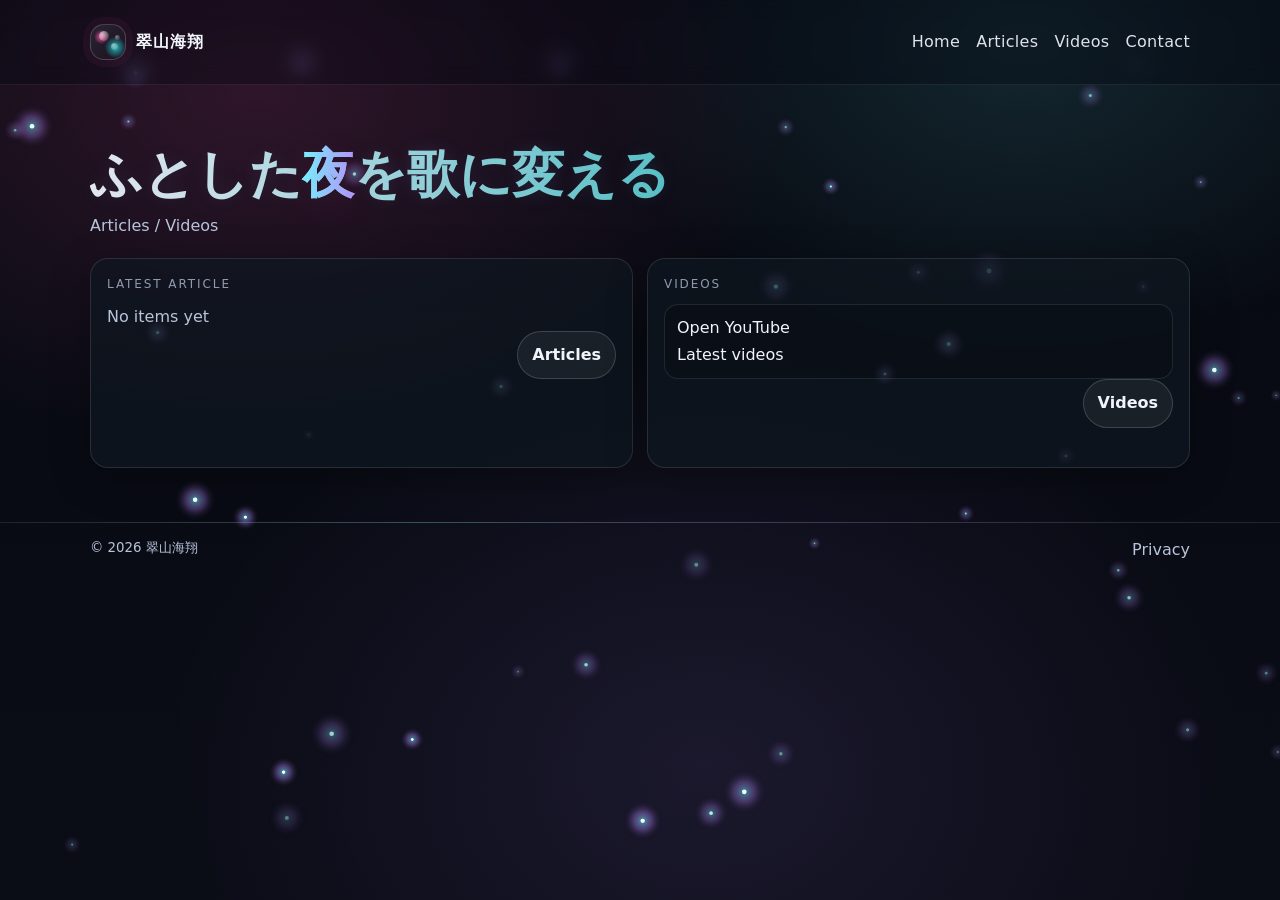
<file: index.html>
<!doctype html>
<html lang="en">
<head>
  <meta charset="utf-8" />
  <meta name="viewport" content="width=device-width,initial-scale=1" />
  <meta http-equiv="Content-Security-Policy" content="default-src 'self'; base-uri 'self'; object-src 'none'; frame-ancestors 'none'; img-src 'self' data: https://i.ytimg.com; style-src 'self'; script-src 'self'; connect-src 'self'; frame-src https://www.youtube-nocookie.com https://www.youtube.com https://docs.google.com; upgrade-insecure-requests; block-all-mixed-content" />
  <meta name="referrer" content="strict-origin-when-cross-origin" />
  <meta name="description" content="音楽とことば。夜の静けさに寄り添う。" />
  <meta name="robots" content="index,follow,max-image-preview:large" />
  <title>翠山海翔 | Night Music</title>
  <link rel="canonical" href="https://musasci.github.io/honnki/" />
  <link rel="stylesheet" href="site.css" />
  <script src="app.js" defer></script>
</head>
<body data-page="home" class="theme-artist">
  <div class="bgGlow" aria-hidden="true"></div>
  <canvas id="sparkles" class="sparkles" aria-hidden="true"></canvas>

  <a class="skip" href="#main">Skip to content</a>
  <header class="top top--compact">
    <div class="wrap top__inner">
      <a class="brand brand--mini" href="index.html" aria-label="Home">
        <span class="brand__mark" aria-hidden="true">
          <span class="mark__spark"></span>
          <span class="mark__spark mark__spark--2"></span>
          <span class="mark__spark mark__spark--3"></span>
        </span>
        <span class="brand__name">
          <span class="brand__jp">翠山海翔</span>
          <span class="brand__en">Kaito Midoriyama</span>
        </span>
      </a>

      <nav class="nav nav--mini" aria-label="Global navigation">
        <a href="index.html">Home</a>
        <a href="blog.html">Articles</a>
        <a href="videos.html">Videos</a>
        <a href="contact.html">Contact</a>
      </nav>
    </div>
  </header>

  <main id="main" class="section section--hero">
    <div class="wrap">
      <div class="hero hero--mini">
        <h1 class="hero__title" data-reveal="slow d1">ふとした<span class="grad">夜</span>を歌に変える</h1>
        <p class="muted" data-reveal="d2">Articles / Videos</p>
      </div>

      <div class="grid grid--home" data-reveal="d2">
        <section class="card card--home" aria-label="Latest article">
          <div class="card__body">
            <div class="kicker">Latest Article</div>
            <div id="homeLatestPost" class="miniList" aria-busy="true"></div>
            <div class="row row--end">
              <a class="btn btn--ghost" href="blog.html">Articles</a>
            </div>
          </div>
        </section>

        <section class="card card--home" aria-label="Videos">
          <div class="card__body">
            <div class="kicker">Videos</div>
            <div id="homeVideos" class="miniList">
              <a class="miniItem" href="videos.html">
                <div class="miniItem__title">Open YouTube</div>
                <div class="miniItem__meta">Latest videos</div>
              </a>
            </div>
            <div class="row row--end">
              <a class="btn btn--ghost" href="videos.html">Videos</a>
            </div>
          </div>
        </section>
      </div>
    </div>
  </main>
  <footer class="footer footer--compact">
    <div class="wrap footer__inner">
      <small>© <span data-year></span> 翠山海翔</small>
      <span class="footer__links">
        <a href="privacy.html">Privacy</a>
      </span>
    </div>
  </footer>
</body>
</html>
</file>
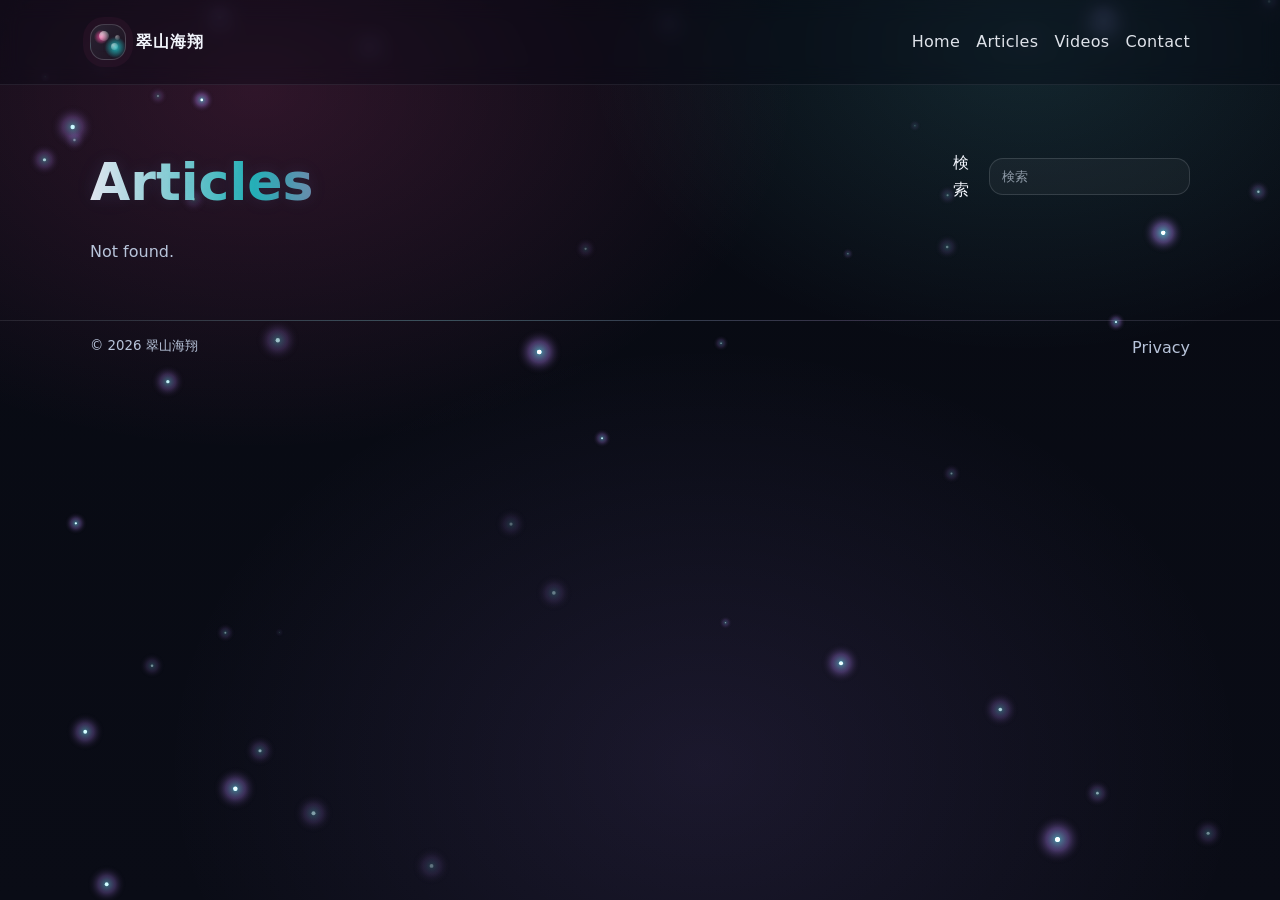
<file: blog.html>
<!doctype html>
<html lang="en">
<head>
  <meta charset="utf-8" />
  <meta name="viewport" content="width=device-width,initial-scale=1" />
  <meta http-equiv="Content-Security-Policy" content="default-src 'self'; base-uri 'self'; object-src 'none'; frame-ancestors 'none'; img-src 'self' data: https://i.ytimg.com; style-src 'self'; script-src 'self'; connect-src 'self'; frame-src https://www.youtube-nocookie.com https://www.youtube.com https://docs.google.com; upgrade-insecure-requests; block-all-mixed-content" />
  <meta name="referrer" content="strict-origin-when-cross-origin" />
  <meta name="description" content="制作ノート。短く、静かに。" />
  <meta name="robots" content="index,follow,max-image-preview:large" />
  <title>Blog | 翠山海翔</title>
  <link rel="canonical" href="https://musasci.github.io/honnki/blog.html" />
  <link rel="stylesheet" href="site.css" />
  <script src="app.js" defer></script>
</head>
<body data-page="blog-index" class="theme-artist">
  <div class="bgGlow" aria-hidden="true"></div>
  <canvas id="sparkles" class="sparkles" aria-hidden="true"></canvas>

  <a class="skip" href="#main">Skip to content</a>
  <header class="top top--compact">
    <div class="wrap top__inner">
      <a class="brand brand--mini" href="index.html" aria-label="Home">
        <span class="brand__mark" aria-hidden="true">
          <span class="mark__spark"></span>
          <span class="mark__spark mark__spark--2"></span>
          <span class="mark__spark mark__spark--3"></span>
        </span>
        <span class="brand__name">
          <span class="brand__jp">翠山海翔</span>
          <span class="brand__en">Kaito Midoriyama</span>
        </span>
      </a>

      <nav class="nav nav--mini" aria-label="Global navigation">
        <a href="index.html">Home</a>
        <a href="blog.html">Articles</a>
        <a href="videos.html">Videos</a>
        <a href="contact.html">Contact</a>
      </nav>
    </div>
  </header>

  <main id="main" class="section">
    <div class="wrap">
      <div class="section__head">
        <h1 class="hero__title" data-reveal="slow d1">Articles</h1>
        <div class="search" data-reveal="d2">
          <label class="sr" for="q">検索</label>
          <input id="q" class="search__input" type="search" placeholder="検索" autocomplete="off" />
        </div>
      </div>

      <div id="postsAll" class="grid" aria-live="polite" aria-busy="true"></div>
    </div>
  </main>
  <footer class="footer footer--compact">
    <div class="wrap footer__inner">
      <small>© <span data-year></span> 翠山海翔</small>
      <span class="footer__links">
        <a href="privacy.html">Privacy</a>
      </span>
    </div>
  </footer>
</body>
</html>
</file>
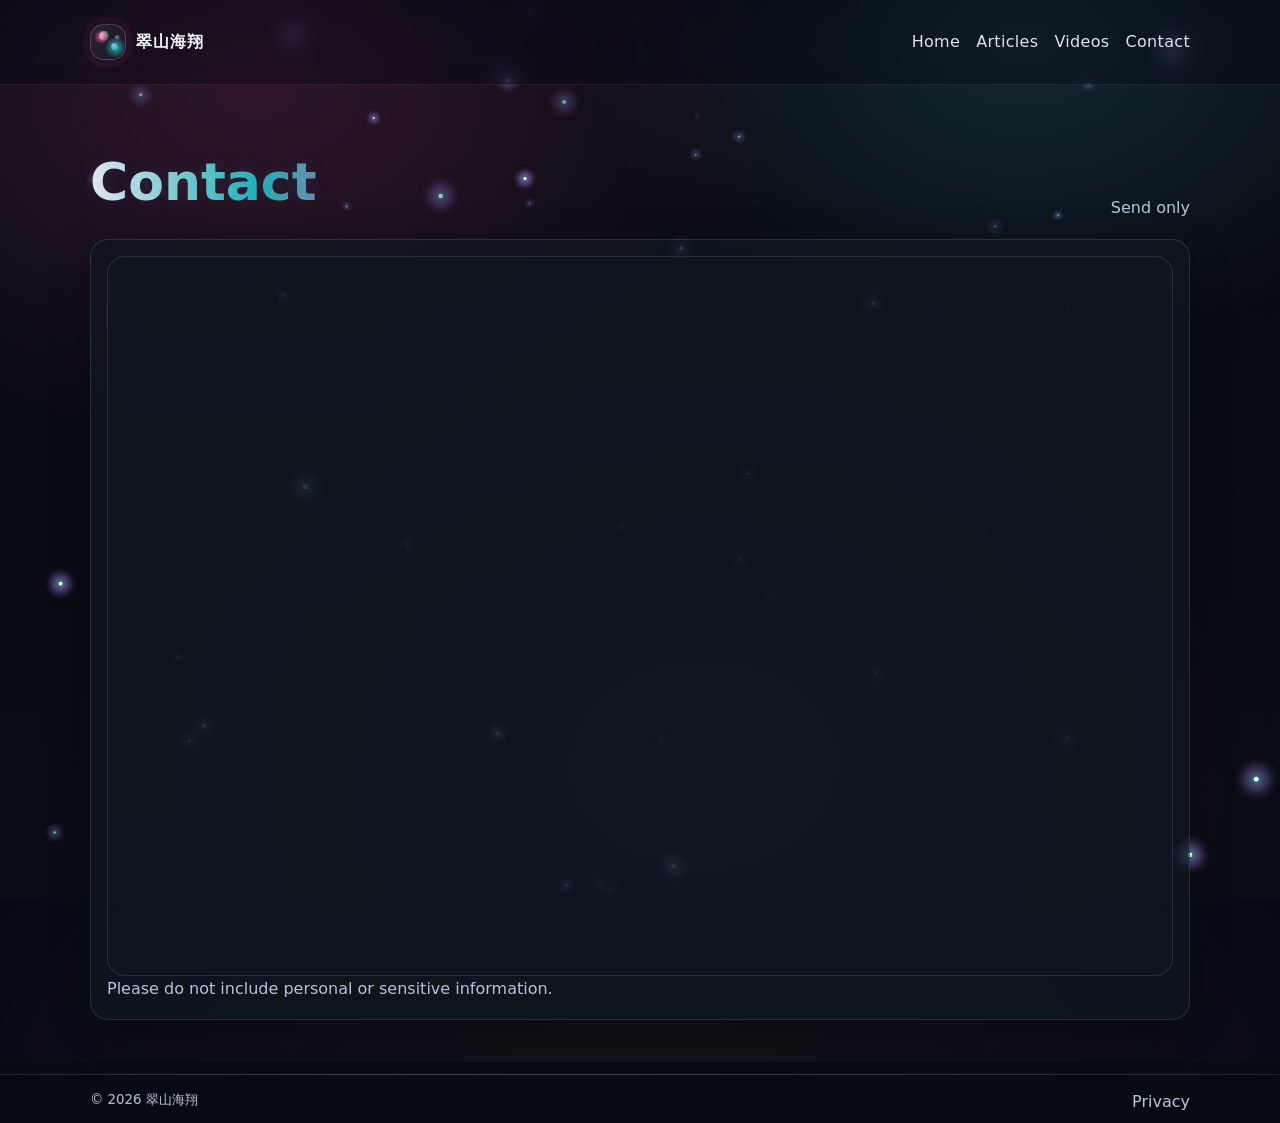
<file: contact.html>
<!doctype html>
<html lang="en">
<head>
  <meta charset="utf-8" />
  <meta name="viewport" content="width=device-width,initial-scale=1" />
  <meta http-equiv="Content-Security-Policy" content="default-src 'self'; base-uri 'self'; object-src 'none'; frame-ancestors 'none'; img-src 'self' data: https://i.ytimg.com; style-src 'self'; script-src 'self'; connect-src 'self'; frame-src https://www.youtube-nocookie.com https://www.youtube.com https://docs.google.com; upgrade-insecure-requests; block-all-mixed-content" />
  <meta name="referrer" content="strict-origin-when-cross-origin" />
  <meta name="description" content="連絡（Send only）。" />
  <meta name="robots" content="index,follow,max-image-preview:large" />
  <title>連絡 | 翠山海翔</title>
  <link rel="canonical" href="https://musasci.github.io/honnki/contact.html" />
  <link rel="stylesheet" href="site.css" />
  <script src="app.js" defer></script>
</head>

<body data-page="contact" class="theme-artist">
  <div class="bgGlow" aria-hidden="true"></div>
  <canvas id="sparkles" class="sparkles" aria-hidden="true"></canvas>

<a class="skip" href="#main">Skip to content</a>
  <header class="top top--compact">
    <div class="wrap top__inner">
      <a class="brand brand--mini" href="index.html" aria-label="Home">
        <span class="brand__mark" aria-hidden="true">
          <span class="mark__spark"></span>
          <span class="mark__spark mark__spark--2"></span>
          <span class="mark__spark mark__spark--3"></span>
        </span>
        <span class="brand__name">
          <span class="brand__jp">翠山海翔</span>
          <span class="brand__en">Kaito Midoriyama</span>
        </span>
      </a>

      <nav class="nav nav--mini" aria-label="Global navigation">
        <a href="index.html">Home</a>
        <a href="blog.html">Articles</a>
        <a href="videos.html">Videos</a>
        <a href="contact.html">Contact</a>
      </nav>
    </div>
  </header>

  
  <main id="main" class="section">
  <div class="wrap">
    <div class="section__head">
      <h1 class="hero__title" data-reveal="slow d1">Contact</h1>
      <p class="muted" data-reveal="d2">Send only</p>
    </div>

    <section class="card" data-reveal="d2" aria-label="contact form">
      <div class="card__body">
        <div id="contactStatus" class="status muted" aria-live="polite">Loading…</div>
        <div class="iframeWrap iframeWrap--contact" id="contactFrameWrap" hidden>
          <iframe id="contactFrame"  title="Contact form" loading="lazy" referrerpolicy="strict-origin-when-cross-origin"></iframe>
        </div>
        <p class="muted" style="margin-top:12px">Please do not include personal or sensitive information.</p>
      </div>
    </section>
  </div>
</main>
  <footer class="footer footer--compact">
    <div class="wrap footer__inner">
      <small>© <span data-year></span> 翠山海翔</small>
      <span class="footer__links">
        <a href="privacy.html">Privacy</a>
      </span>
    </div>
  </footer>
</body>
</html>
</file>
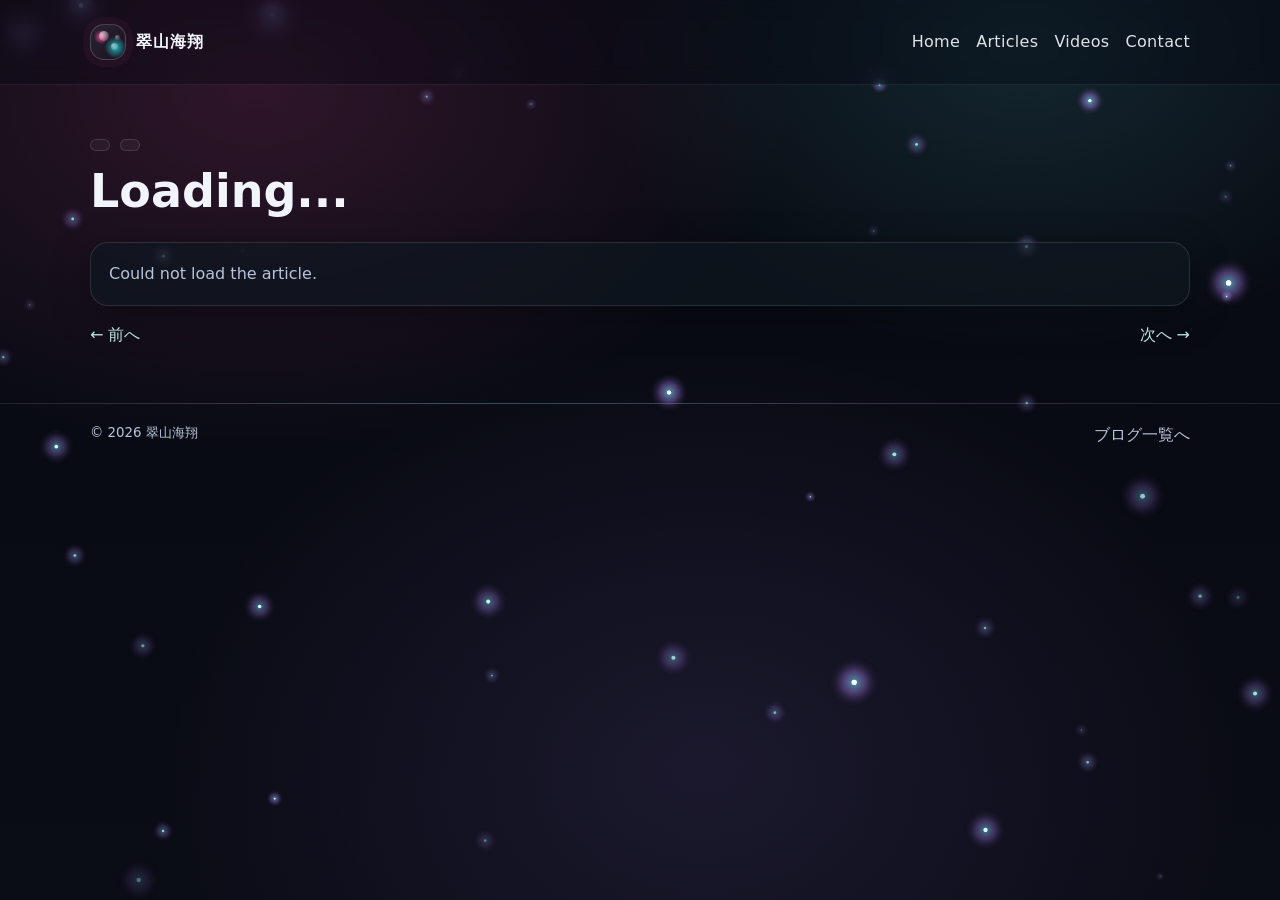
<file: post.html>
<!doctype html>
<html lang="en">
<head>
  <meta charset="utf-8" />
  <meta name="viewport" content="width=device-width,initial-scale=1" />

  <meta http-equiv="Content-Security-Policy" content="default-src 'self'; base-uri 'self'; object-src 'none'; frame-ancestors 'none'; img-src 'self' data: https://i.ytimg.com; style-src 'self'; script-src 'self'; connect-src 'self'; frame-src https://www.youtube-nocookie.com https://www.youtube.com https://docs.google.com; upgrade-insecure-requests; block-all-mixed-content" />
<meta name="referrer" content="strict-origin-when-cross-origin" />
  <meta name="description" content="翠山海翔のブログ記事。" />
  <title>Post | 翠山海翔</title>
  
    <link rel="canonical" href="https://musasci.github.io/honnki/post.html" />
<link rel="stylesheet" href="site.css" />
  <script src="app.js" defer></script>
</head>

<body data-page="blog-post" class="theme-artist">
  <div class="bgGlow" aria-hidden="true"></div>
  <canvas id="sparkles" class="sparkles" aria-hidden="true"></canvas>

  <a class="skip" href="#main">Skip to content</a>

  <header class="top top--compact">
    <div class="wrap top__inner">
      <a class="brand brand--mini" href="index.html" aria-label="Home">
        <span class="brand__mark" aria-hidden="true">
          <span class="mark__spark"></span>
          <span class="mark__spark mark__spark--2"></span>
          <span class="mark__spark mark__spark--3"></span>
        </span>
        <span class="brand__name">
          <span class="brand__jp">翠山海翔</span>
          <span class="brand__en">Kaito Midoriyama</span>
        </span>
      </a>

      <nav class="nav nav--mini" aria-label="Global navigation">
        <a href="index.html">Home</a>
        <a href="blog.html">Articles</a>
        <a href="videos.html">Videos</a>
        <a href="contact.html">Contact</a>
      </nav>
    </div>
  </header>

  <main id="main" class="section">
    <div class="wrap">
      <article class="post">
        <header class="post__head">
          <p class="post__meta">
            <span class="badge" id="postDate"></span>
            <span class="badge" id="postRead"></span>
          </p>
          <h1 id="postTitle">Loading...</h1>
          <p id="postExcerpt" class="muted"></p>
          <div id="postTags" class="tags"></div>
        </header>

        <div id="postBody" class="post__body card" aria-live="polite" aria-busy="true"></div>

        <nav class="post__nav" aria-label="記事ナビゲーション">
          <a class="link" id="prevPost" href="blog.html">← 前へ</a>
          <a class="link" id="nextPost" href="blog.html">次へ →</a>
        </nav>
      </article>
    </div>
  </main>

  <footer class="footer">
    <div class="wrap footer__inner">
      <small>© <span data-year></span> 翠山海翔</small>
      <a href="blog.html">ブログ一覧へ</a>
    </div>
  </footer>
</body>
</html>
</file>
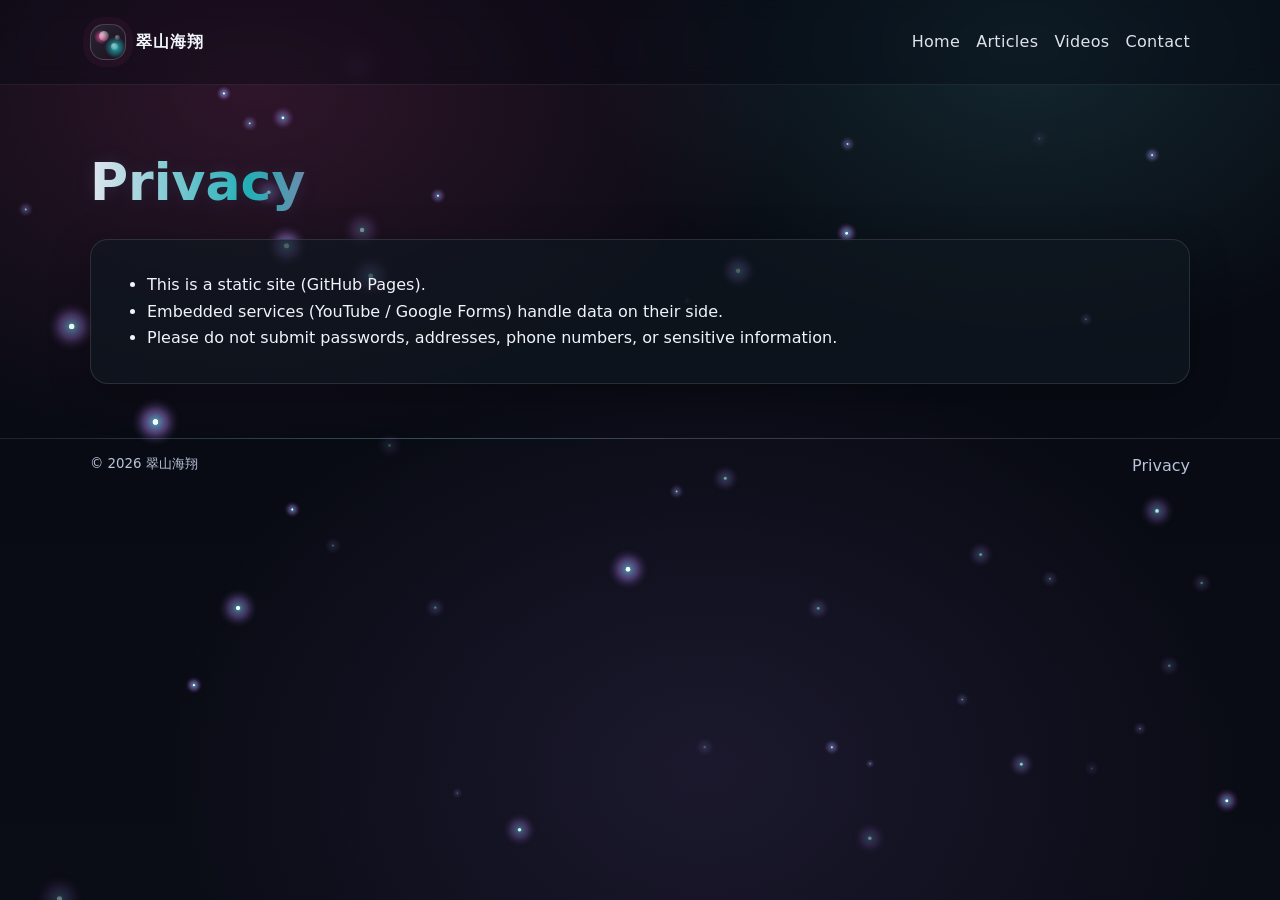
<file: privacy.html>
<!doctype html>
<html lang="en">
<head>
  <meta charset="utf-8" />
  <meta name="viewport" content="width=device-width,initial-scale=1" />
  <meta http-equiv="Content-Security-Policy" content="default-src 'self'; base-uri 'self'; object-src 'none'; frame-ancestors 'none'; img-src 'self' data: https://i.ytimg.com; style-src 'self'; script-src 'self'; connect-src 'self'; frame-src https://www.youtube-nocookie.com https://www.youtube.com https://docs.google.com; upgrade-insecure-requests; block-all-mixed-content" />
  <meta name="referrer" content="strict-origin-when-cross-origin" />
  <meta name="description" content="Privacyとセキュリティ。" />
  <meta name="robots" content="noindex,follow" />
  <title>Privacy | 翠山海翔</title>
  <link rel="canonical" href="https://musasci.github.io/honnki/privacy.html" />
  <link rel="stylesheet" href="site.css" />
  <script src="app.js" defer></script>
</head>
<body data-page="privacy" class="theme-artist">
  <div class="bgGlow" aria-hidden="true"></div>
  <canvas id="sparkles" class="sparkles" aria-hidden="true"></canvas>

  <a class="skip" href="#main">Skip to content</a>
  <header class="top top--compact">
    <div class="wrap top__inner">
      <a class="brand brand--mini" href="index.html" aria-label="Home">
        <span class="brand__mark" aria-hidden="true">
          <span class="mark__spark"></span>
          <span class="mark__spark mark__spark--2"></span>
          <span class="mark__spark mark__spark--3"></span>
        </span>
        <span class="brand__name">
          <span class="brand__jp">翠山海翔</span>
          <span class="brand__en">Kaito Midoriyama</span>
        </span>
      </a>

      <nav class="nav nav--mini" aria-label="Global navigation">
        <a href="index.html">Home</a>
        <a href="blog.html">Articles</a>
        <a href="videos.html">Videos</a>
        <a href="contact.html">Contact</a>
      </nav>
    </div>
  </header>

  <main id="main" class="section">
    <div class="wrap">
      <div class="section__head">
        <h1 class="hero__title" data-reveal="slow d1">Privacy</h1>
      </div>

      <section class="card" data-reveal="d2">
        <div class="card__body prose">
          <ul>
            <li>This is a static site (GitHub Pages).</li>
            <li>Embedded services (YouTube / Google Forms) handle data on their side.</li>
            <li>Please do not submit passwords, addresses, phone numbers, or sensitive information.</li>
          </ul>
        </div>
      </section>
    </div>
  </main>
  <footer class="footer footer--compact">
    <div class="wrap footer__inner">
      <small>© <span data-year></span> 翠山海翔</small>
      <span class="footer__links">
        <a href="privacy.html">Privacy</a>
      </span>
    </div>
  </footer>
</body>
</html>
</file>
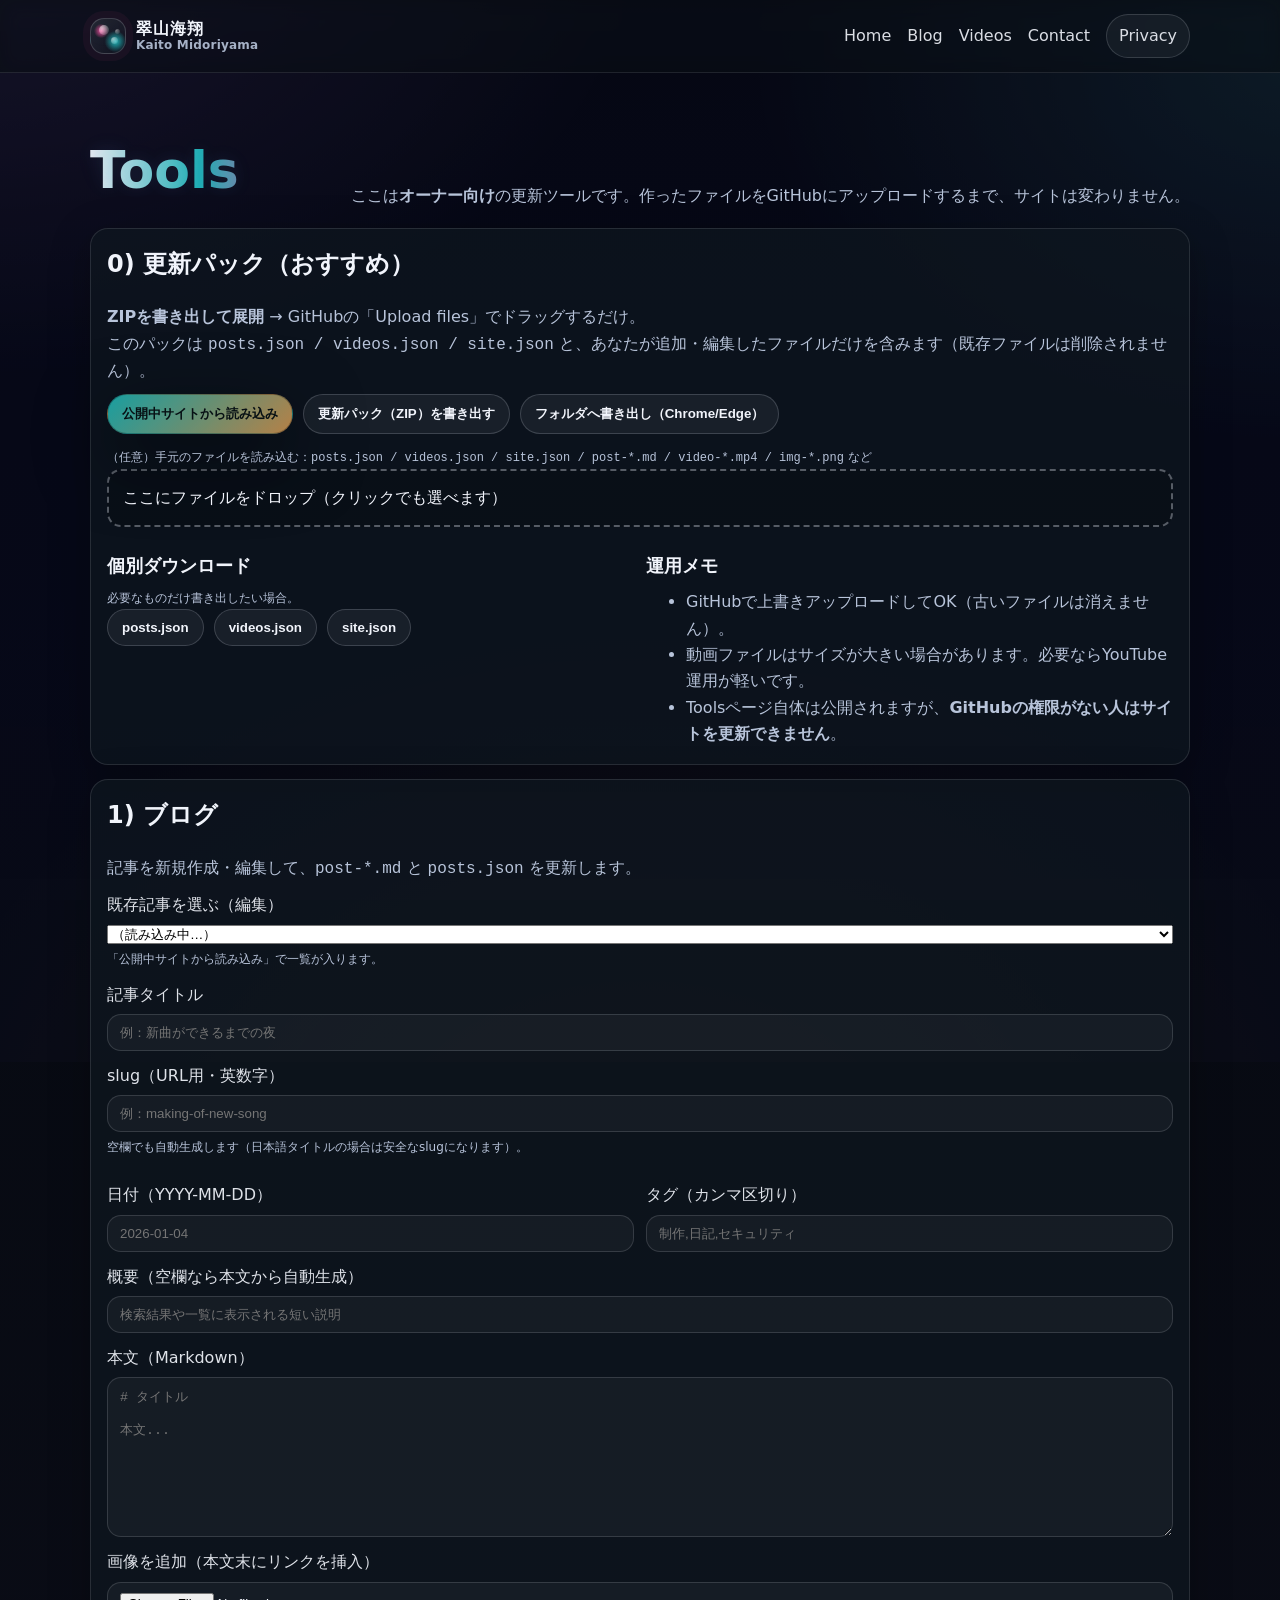
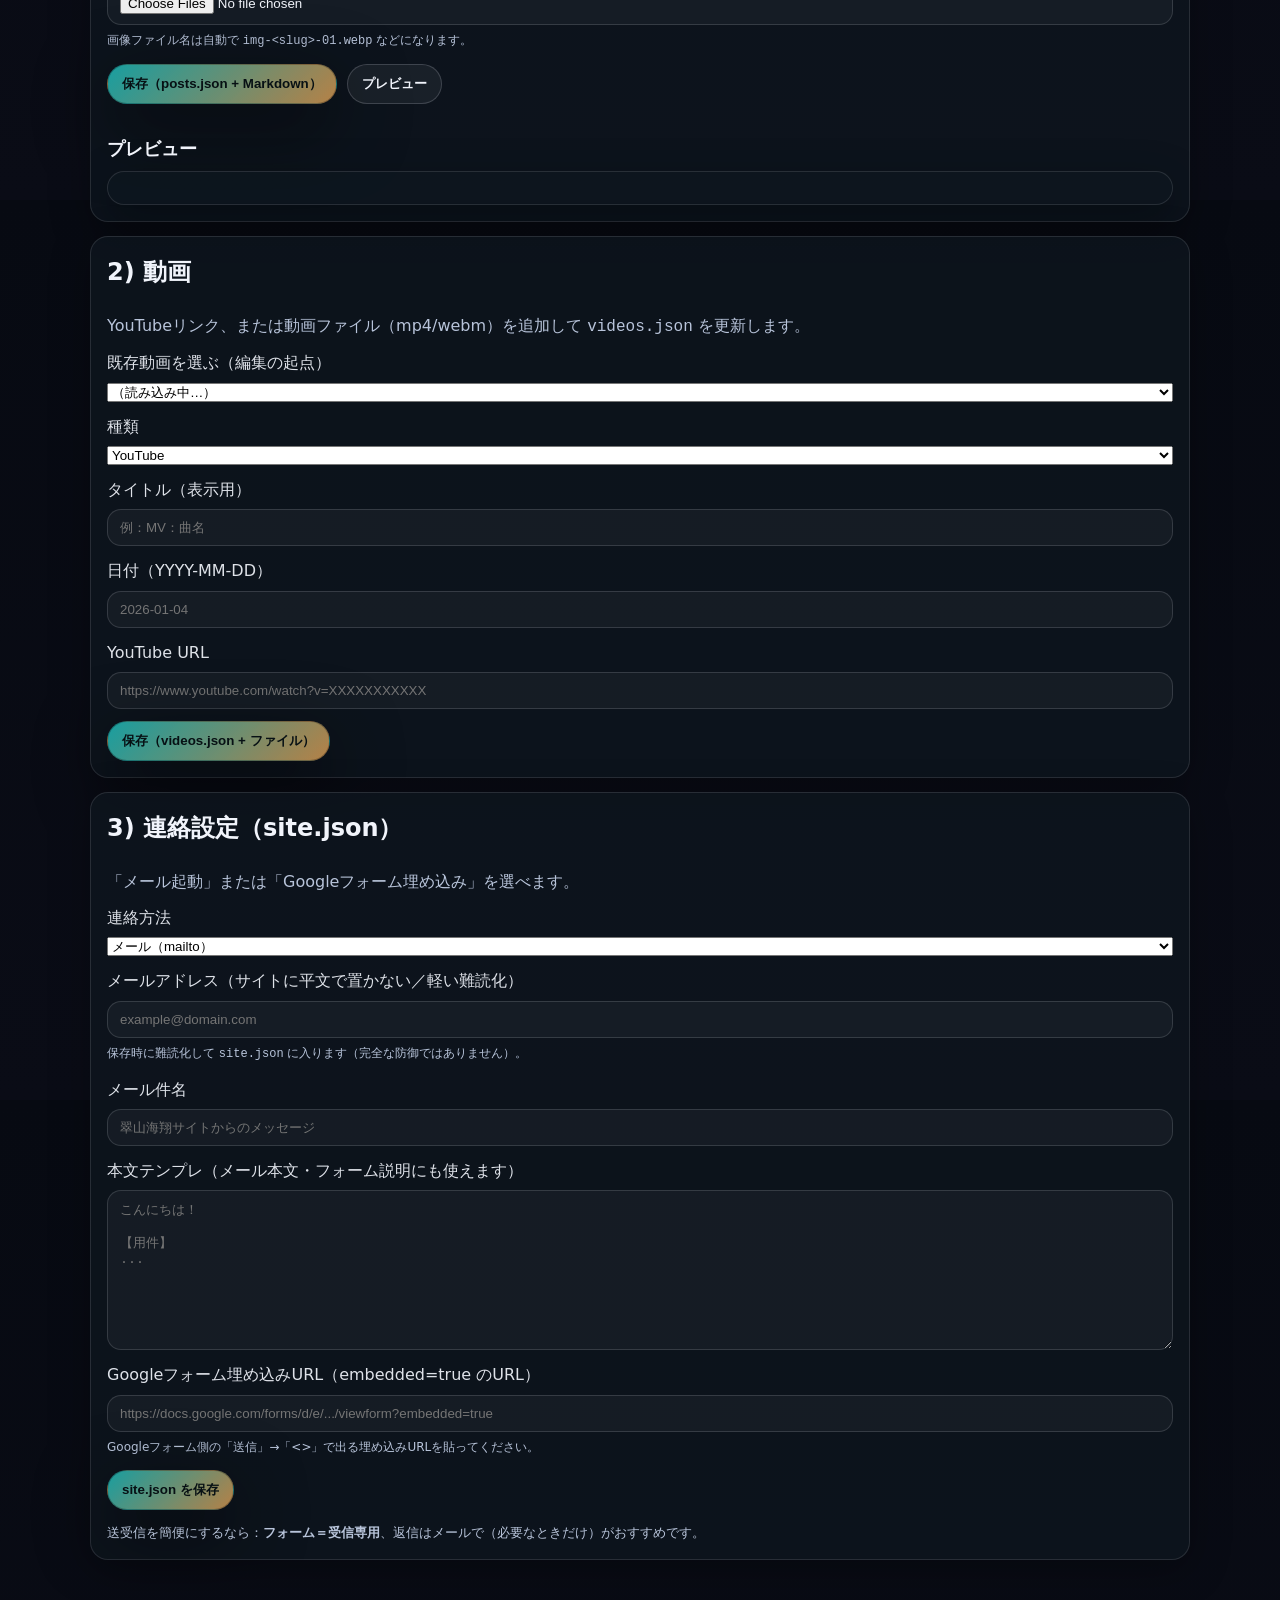
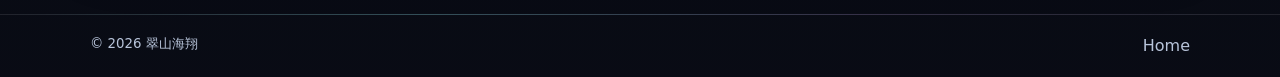
<file: tools.html>
<!doctype html>
<html lang="ja">
<head>
  <meta charset="utf-8" />
  <meta name="viewport" content="width=device-width,initial-scale=1" />
  <meta http-equiv="Content-Security-Policy" content="default-src 'self'; base-uri 'self'; object-src 'none'; frame-ancestors 'none'; img-src 'self' data: https:; font-src 'self'; script-src 'self'; style-src 'self'; connect-src 'self'; frame-src https://www.youtube-nocookie.com https://docs.google.com; form-action 'self'; upgrade-insecure-requests" />
  <meta name="referrer" content="strict-origin-when-cross-origin" />
  <meta name="description" content="初心者向け：ブログ記事追加と動画追加を簡単にするツール（GitHub Pages用）。" />
  <title>Tools | 翠山海翔</title>
  <link rel="canonical" href="https://musasci.github.io/honnki/tools.html" />
  <link rel="stylesheet" href="site.css" />
  <script src="app.js" defer></script>

  <!-- オーナー用：検索に載せない（公開しても、編集権限はGitHubリポジトリ側で守られます） -->
  <meta name="robots" content="noindex,nofollow" />
</head>

<body data-page="tools" class="theme-artist">
  <a class="skip" href="#main">本文へスキップ</a>

  <header class="top">
    <div class="wrap top__inner">
      <a class="brand" href="index.html" aria-label="ホーム">
        <span class="brand__mark" aria-hidden="true">
          <span class="mark__spark"></span>
          <span class="mark__spark mark__spark--2"></span>
          <span class="mark__spark mark__spark--3"></span>
        </span>
        <span class="brand__name">
          <span class="brand__jp">翠山海翔</span>
          <span class="brand__en">Kaito Midoriyama</span>
        </span>
      </a>

      <nav class="nav" aria-label="グローバルナビ">
        <a href="index.html">Home</a>
        <a href="blog.html">Blog</a>
        <a href="videos.html">Videos</a>
        <a href="contact.html">Contact</a>
        <a class="nav__cta" href="privacy.html">Privacy</a>
      </nav>
    </div>
  </header>

  <main id="main" class="section">
    <div class="wrap">
      <div class="section__head">
        <h1 class="hero__title" data-reveal="slow d1">Tools</h1>
        <p class="muted" data-reveal="d2">
          ここは<strong>オーナー向け</strong>の更新ツールです。作ったファイルをGitHubにアップロードするまで、サイトは変わりません。
        </p>
      </div>

      <div class="tools">

        <!-- 0) Update pack -->
        <section class="card tool" data-reveal="d2">
          <h2>0) 更新パック（おすすめ）</h2>
          <p class="muted">
            <strong>ZIPを書き出して展開</strong> → GitHubの「Upload files」でドラッグするだけ。
            <br/>このパックは <code>posts.json / videos.json / site.json</code> と、あなたが追加・編集したファイルだけを含みます（既存ファイルは削除されません）。
          </p>

          <div class="packActions">
            <button class="btn" id="t_loadFromSite" type="button">公開中サイトから読み込み</button>
            <button class="btn btn--ghost" id="t_downloadPack" type="button">更新パック（ZIP）を書き出す</button>
            <button class="btn btn--ghost" id="t_writeFolder" type="button">フォルダへ書き出し（Chrome/Edge）</button>
          </div>

          <div class="import">
            <p class="hint">
              （任意）手元のファイルを読み込む：<code>posts.json / videos.json / site.json / post-*.md / video-*.mp4 / img-*.png</code> など
            </p>

            <div id="t_packImportZone" class="dropzone" role="button" tabindex="0" aria-label="ファイル読み込み">
              <input class="hp" type="file" multiple
                     accept=".json,application/json,.md,text/markdown,image/*,video/*" />
              ここにファイルをドロップ（クリックでも選べます）
            </div>
          </div>

          <div id="t_packStatus" class="status"></div>

          <div class="out out__grid">
            <div class="out__box">
              <h3>個別ダウンロード</h3>
              <p class="hint">必要なものだけ書き出したい場合。</p>
              <div class="row">
                <button class="btn btn--ghost" id="t_downloadPosts" type="button">posts.json</button>
                <button class="btn btn--ghost" id="t_downloadVideos" type="button">videos.json</button>
                <button class="btn btn--ghost" id="t_downloadSite" type="button">site.json</button>
              </div>
            </div>

            <div class="out__box">
              <h3>運用メモ</h3>
              <ul class="muted">
                <li>GitHubで上書きアップロードしてOK（古いファイルは消えません）。</li>
                <li>動画ファイルはサイズが大きい場合があります。必要ならYouTube運用が軽いです。</li>
                <li>Toolsページ自体は公開されますが、<strong>GitHubの権限がない人はサイトを更新できません</strong>。</li>
              </ul>
            </div>
          </div>
        </section>

        <!-- 1) Blog -->
        <section class="card tool" data-reveal="d2">
          <h2>1) ブログ</h2>
          <p class="muted">記事を新規作成・編集して、<code>post-*.md</code> と <code>posts.json</code> を更新します。</p>

          <div class="form">
            <label>既存記事を選ぶ（編集）
              <select id="t_postSelect">
                <option value="">（読み込み中…）</option>
              </select>
              <span class="hint">「公開中サイトから読み込み」で一覧が入ります。</span>
            </label>

            <label>記事タイトル
              <input id="t_postTitle" type="text" placeholder="例：新曲ができるまでの夜" />
            </label>

            <label>slug（URL用・英数字）
              <input id="t_postSlug" type="text" placeholder="例：making-of-new-song" />
              <span class="hint">空欄でも自動生成します（日本語タイトルの場合は安全なslugになります）。</span>
            </label>

            <div class="out__grid">
              <label>日付（YYYY-MM-DD）
                <input id="t_postDate" type="text" placeholder="2026-01-04" />
              </label>

              <label>タグ（カンマ区切り）
                <input id="t_postTags" type="text" placeholder="制作,日記,セキュリティ" />
              </label>
            </div>

            <label>概要（空欄なら本文から自動生成）
              <input id="t_postExcerpt" type="text" placeholder="検索結果や一覧に表示される短い説明" />
            </label>

            <label>本文（Markdown）
              <textarea id="t_postBody" placeholder="# タイトル&#10;&#10;本文..."></textarea>
            </label>

            <label>画像を追加（本文末にリンクを挿入）
              <input id="t_postImages" type="file" multiple accept="image/*" />
              <span class="hint">画像ファイル名は自動で <code>img-&lt;slug&gt;-01.webp</code> などになります。</span>
            </label>

            <div class="row">
              <button class="btn" id="t_savePost" type="button">保存（posts.json + Markdown）</button>
              <button class="btn btn--ghost" id="t_previewPost" type="button">プレビュー</button>
            </div>

            <div id="t_postStatus" class="status"></div>

            <div class="out">
              <h3>プレビュー</h3>
              <div id="t_postPreview" class="card"></div>
            </div>
          </div>
        </section>

        <!-- 2) Videos -->
        <section class="card tool" data-reveal="d2">
          <h2>2) 動画</h2>
          <p class="muted">YouTubeリンク、または動画ファイル（mp4/webm）を追加して <code>videos.json</code> を更新します。</p>

          <div class="form">
            <label>既存動画を選ぶ（編集の起点）
              <select id="t_videoSelect">
                <option value="">（読み込み中…）</option>
              </select>
            </label>

            <label>種類
              <select id="t_videoType">
                <option value="youtube">YouTube</option>
                <option value="file">ファイルをアップロード</option>
              </select>
            </label>

            <label>タイトル（表示用）
              <input id="t_videoTitle" type="text" placeholder="例：MV：曲名" />
            </label>

            <label>日付（YYYY-MM-DD）
              <input id="t_videoDate" type="text" placeholder="2026-01-04" />
            </label>

            <div id="t_blockYoutube">
              <label>YouTube URL
                <input id="t_ytUrl" type="url" placeholder="https://www.youtube.com/watch?v=XXXXXXXXXXX" />
              </label>
            </div>

            <div id="t_blockFile" class="hidden">
              <label>slug（ファイル名用・英数字）
                <input id="t_videoSlug" type="text" placeholder="例：mv-songname" />
              </label>

              <label>動画ファイル（mp4/webm）
                <input id="t_videoFile" type="file" accept="video/mp4,video/webm,video/quicktime,video/*" />
              </label>

              <label>サムネ（任意）
                <input id="t_posterFile" type="file" accept="image/*" />
              </label>

              <p class="hint">ファイル名は自動で <code>video-&lt;slug&gt;.mp4</code> / <code>poster-&lt;slug&gt;.jpg</code> などになります。</p>
            </div>

            <div class="row">
              <button class="btn" id="t_saveVideo" type="button">保存（videos.json + ファイル）</button>
            </div>

            <div id="t_videoStatus" class="status"></div>
          </div>
        </section>

        <!-- 3) Contact / settings -->
        <section class="card tool" data-reveal="d2">
          <h2>3) 連絡設定（site.json）</h2>
          <p class="muted">「メール起動」または「Googleフォーム埋め込み」を選べます。</p>

          <div class="form">
            <label>連絡方法
              <select id="t_contactMode">
                <option value="mailto">メール（mailto）</option>
                <option value="googleform">Googleフォーム</option>
                <option value="both">両方</option>
              </select>
            </label>

            <label>メールアドレス（サイトに平文で置かない／軽い難読化）
              <input id="t_siteEmail" type="email" placeholder="example@domain.com" />
              <span class="hint">保存時に難読化して <code>site.json</code> に入ります（完全な防御ではありません）。</span>
            </label>

            <label>メール件名
              <input id="t_siteSubject" type="text" placeholder="翠山海翔サイトからのメッセージ" />
            </label>

            <label>本文テンプレ（メール本文・フォーム説明にも使えます）
              <textarea id="t_siteBody" placeholder="こんにちは！&#10;&#10;【用件】&#10;..."></textarea>
            </label>

            <label>Googleフォーム埋め込みURL（embedded=true のURL）
              <input id="t_formUrl" type="url" placeholder="https://docs.google.com/forms/d/e/.../viewform?embedded=true" />
              <span class="hint">Googleフォーム側の「送信」→「&lt;&gt;」で出る埋め込みURLを貼ってください。</span>
            </label>

            <div class="row">
              <button class="btn" id="t_saveSite" type="button">site.json を保存</button>
            </div>

            <div id="t_siteStatus" class="status"></div>

            <p class="note">
              送受信を簡便にするなら：<strong>フォーム＝受信専用</strong>、返信はメールで（必要なときだけ）がおすすめです。
            </p>
          </div>
        </section>

      </div>
    </div>
  </main>

  <footer class="footer">
    <div class="wrap footer__inner">
      <small>© <span data-year></span> 翠山海翔</small>
      <a href="index.html">Home</a>
    </div>
  </footer>
</body>
</html>
</file>
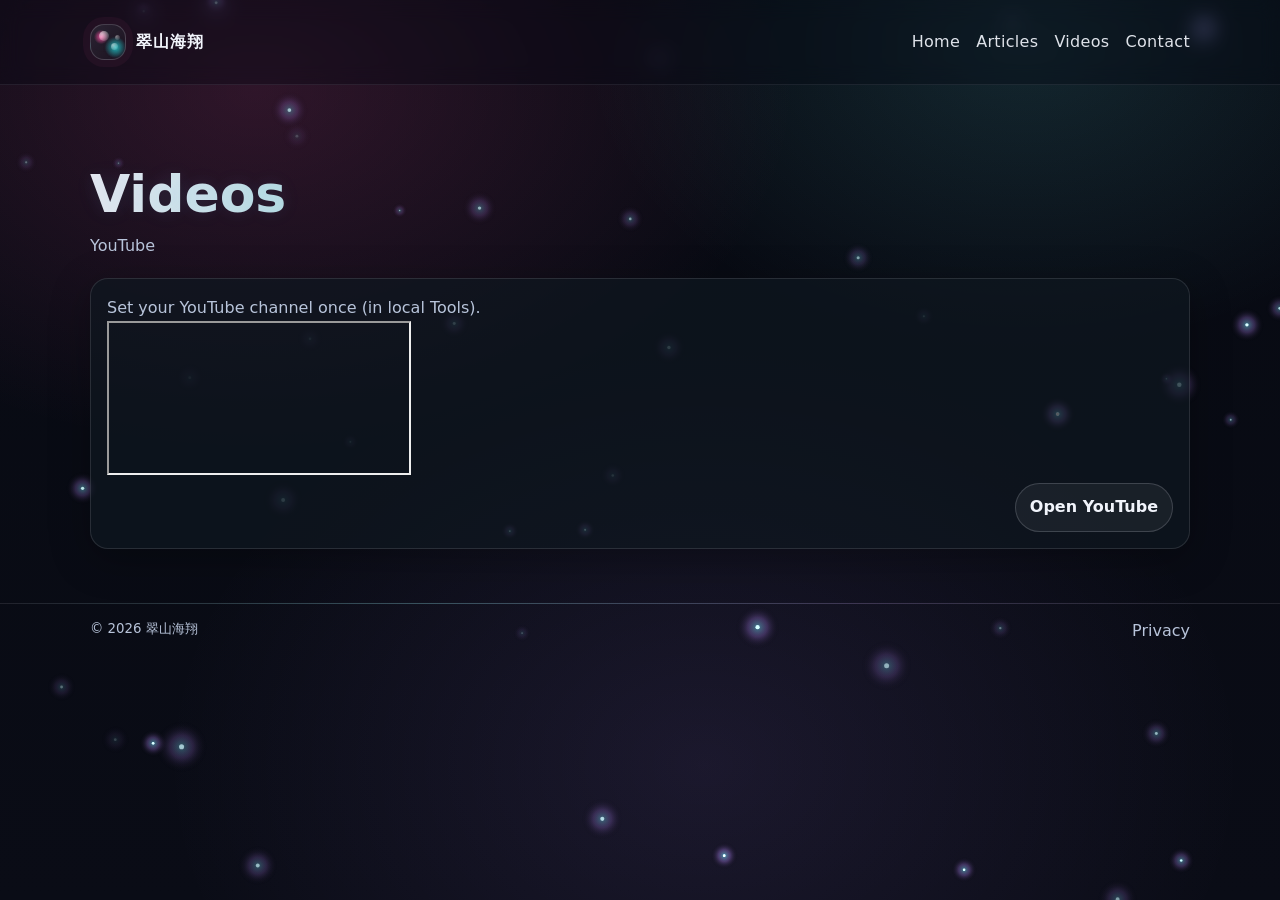
<file: videos.html>
<!doctype html>
<html lang="en">
<head>
  <meta charset="utf-8" />
  <meta name="viewport" content="width=device-width,initial-scale=1" />
  <meta http-equiv="Content-Security-Policy" content="default-src 'self'; base-uri 'self'; object-src 'none'; frame-ancestors 'none'; img-src 'self' data: https://i.ytimg.com; style-src 'self'; script-src 'self'; connect-src 'self'; frame-src https://www.youtube-nocookie.com https://www.youtube.com https://docs.google.com; upgrade-insecure-requests; block-all-mixed-content" />
  <meta name="referrer" content="strict-origin-when-cross-origin" />
  <meta name="description" content="動画。夜の断片。" />
  <meta name="robots" content="index,follow,max-image-preview:large" />
  <title>Videos | 翠山海翔</title>
  <link rel="canonical" href="https://musasci.github.io/honnki/videos.html" />
  <link rel="stylesheet" href="site.css" />
  <script src="app.js" defer></script>
</head>
<body data-page="videos" class="theme-artist">
  <div class="bgGlow" aria-hidden="true"></div>
  <canvas id="sparkles" class="sparkles" aria-hidden="true"></canvas>

  <a class="skip" href="#main">Skip to content</a>
  <header class="top top--compact">
    <div class="wrap top__inner">
      <a class="brand brand--mini" href="index.html" aria-label="Home">
        <span class="brand__mark" aria-hidden="true">
          <span class="mark__spark"></span>
          <span class="mark__spark mark__spark--2"></span>
          <span class="mark__spark mark__spark--3"></span>
        </span>
        <span class="brand__name">
          <span class="brand__jp">翠山海翔</span>
          <span class="brand__en">Kaito Midoriyama</span>
        </span>
      </a>

      <nav class="nav nav--mini" aria-label="Global navigation">
        <a href="index.html">Home</a>
        <a href="blog.html">Articles</a>
        <a href="videos.html">Videos</a>
        <a href="contact.html">Contact</a>
      </nav>
    </div>
  </header>

  <main id="main" class="section">
  <div class="wrap">
    <div class="hero hero--mini">
      <h1 class="hero__title" data-reveal="slow d1">Videos</h1>
      <p class="muted" data-reveal="d2">YouTube</p>
    </div>

    <section class="card" data-reveal="d2">
      <div class="card__body">
        <div id="ytEmbedWrap" class="ytWrap" aria-busy="true">
          <div id="ytEmbedMsg" class="muted">Loading…</div>
          <iframe id="ytEmbed" class="ytFrame" title="YouTube videos" loading="lazy" referrerpolicy="strict-origin-when-cross-origin" allow="accelerometer; autoplay; clipboard-write; encrypted-media; gyroscope; picture-in-picture; web-share" allowfullscreen></iframe>
        </div>
        <div class="row row--end" style="margin-top:12px">
          <a id="ytOpenBtn" class="btn btn--ghost" href="#" rel="noopener noreferrer" target="_blank">Open YouTube</a>
        </div>
      </div>
    </section>
  </div>
</main>
  <footer class="footer footer--compact">
    <div class="wrap footer__inner">
      <small>© <span data-year></span> 翠山海翔</small>
      <span class="footer__links">
        <a href="privacy.html">Privacy</a>
      </span>
    </div>
  </footer>
</body>
</html>
</file>
<file: site.css>
:root{
  --bg:#050712;
  --bg2:#070a18;
  --card:rgba(12,16,32,.72);
  --ink:#eaf0ff;
  --muted:#a7b3c7;
  --neon:#6df7ff;
  --violet:#b887ff;
  --amber:#ffb15a;
  --line:rgba(234,240,255,.10);
  --shadow:0 22px 70px rgba(0,0,0,.55);
  --r:18px;
}

*{box-sizing:border-box}
html,body{height:100%}
body{
  margin:0;
  font-family: system-ui, -apple-system, "Segoe UI", Roboto, "Noto Sans JP", sans-serif;
  color:var(--ink);
  background:
    radial-gradient(900px 500px at 20% -10%, rgba(26,166,168,.18), transparent 60%),
    radial-gradient(900px 500px at 90% 0%, rgba(255,177,90,.12), transparent 55%),
    linear-gradient(180deg, var(--bg), var(--bg2));
  line-height:1.65;
}

a{color:inherit; text-decoration:none}
a:hover{text-decoration:underline}
code{font-family: ui-monospace, SFMono-Regular, Menlo, Monaco, Consolas, "Liberation Mono", "Courier New", monospace}
pre{
  overflow:auto;
  padding:14px 14px;
  border-radius: 14px;
  border:1px solid rgba(233,238,245,.12);
  background: rgba(0,0,0,.22);
}
pre code{font-size: 13px}
blockquote{
  margin:14px 0;
  padding:12px 14px;
  border-left:3px solid rgba(26,166,168,.45);
  background: rgba(233,238,245,.04);
  border-radius: 12px;
}

.wrap{width:min(1100px, 92vw); margin:0 auto}

.skip{
  position:absolute; left:-9999px; top:auto;
  width:1px; height:1px; overflow:hidden;
}
.skip:focus{left:12px; top:12px; width:auto; height:auto; padding:10px 12px; background:#111; border-radius:10px; z-index:999}

.top{
  position:sticky; top:0; z-index:50;
  backdrop-filter:saturate(140%) blur(10px);
  background: rgba(11,15,20,.70);
  border-bottom:1px solid var(--line);
}
.top__inner{
  display:flex; align-items:center; justify-content:space-between;
  padding:14px 0;
}
.brand{display:flex; align-items:center; gap:10px}
.brand__mark{
  width:34px; height:34px; border-radius:12px;
  background:
    radial-gradient(12px 12px at 30% 35%, rgba(255,177,90,.9), transparent 60%),
    radial-gradient(18px 18px at 70% 65%, rgba(26,166,168,.9), transparent 60%),
    linear-gradient(135deg, rgba(233,238,245,.10), rgba(233,238,245,.02));
  border:1px solid rgba(233,238,245,.18);
  box-shadow: 0 0 0 6px rgba(26,166,168,.06);
}
.brand__name{font-weight:700; letter-spacing:.2px}

.nav{display:flex; gap:16px; align-items:center}
.nav a{opacity:.9}
.nav__cta{
  padding:8px 12px; border-radius:999px;
  border:1px solid rgba(233,238,245,.18);
  background: rgba(233,238,245,.06);
}

.hero{padding:64px 0 28px}
.hero__inner{display:grid; grid-template-columns: 1.2fr .8fr; gap:28px; align-items:center}
@media (max-width: 900px){ .hero__inner{grid-template-columns:1fr} }

.eyebrow{
  display:inline-block;
  font-size:12px; letter-spacing:.2em; text-transform:uppercase;
  padding:6px 10px; border-radius:999px;
  border:1px solid rgba(233,238,245,.16);
  background: rgba(233,238,245,.05);
  color: var(--muted);
}
h1{margin:14px 0 10px; font-size: clamp(28px, 4vw, 46px); line-height:1.15}
.lead{color:var(--muted); font-size: 16px}

.hero__actions{display:flex; gap:12px; margin:18px 0 12px; flex-wrap:wrap}
.btn{
  display:inline-flex; align-items:center; justify-content:center;
  padding:10px 14px; border-radius:999px;
  background: linear-gradient(135deg, rgba(26,166,168,.95), rgba(255,177,90,.70));
  color:#071014; font-weight:800;
  box-shadow: var(--shadow);
  border:1px solid rgba(0,0,0,.25);
}
.btn--ghost{
  background: rgba(233,238,245,.06);
  color:var(--ink);
  border:1px solid rgba(233,238,245,.18);
  box-shadow:none;
}

.hero__meta{
  margin:14px 0 0; padding:0;
  list-style:none; display:flex; gap:10px; flex-wrap:wrap;
  color: var(--muted);
}
.hero__meta li{
  padding:6px 10px; border-radius:999px;
  border:1px solid rgba(233,238,245,.14);
  background: rgba(233,238,245,.04);
  font-size:13px;
}

.hero__panel{position:relative; min-height:240px}
.glow{
  position:absolute; inset:-30px;
  background:
    radial-gradient(240px 180px at 30% 30%, rgba(26,166,168,.20), transparent 60%),
    radial-gradient(220px 180px at 70% 60%, rgba(255,177,90,.16), transparent 55%);
  filter: blur(14px);
}
.panel{
  position:relative;
  padding:18px;
  border-radius: var(--r);
  border:1px solid rgba(233,238,245,.14);
  background:
    linear-gradient(180deg, rgba(15,23,32,.85), rgba(15,23,32,.55));
  box-shadow: var(--shadow);
  overflow:hidden;
}
.panel::after{
  content:"";
  position:absolute; inset:0;
  background:
    repeating-linear-gradient(
      90deg,
      rgba(233,238,245,.05) 0px,
      rgba(233,238,245,.05) 1px,
      transparent 1px,
      transparent 18px
    );
  opacity:.35;
  pointer-events:none;
}
.panel__row{display:flex; align-items:center; gap:10px; position:relative}
.chip{
  font-size:12px; letter-spacing:.12em;
  padding:6px 10px; border-radius:999px;
  background: rgba(26,166,168,.14);
  border:1px solid rgba(26,166,168,.35);
}
.chip--alt{
  background: rgba(255,177,90,.14);
  border:1px solid rgba(255,177,90,.35);
}
.line{flex:1; height:1px; background: rgba(233,238,245,.16)}
.panel__title{margin-top:14px; font-size:18px; font-weight:800; position:relative}
.panel__desc{margin-top:6px; color:var(--muted); position:relative}

.section{padding:54px 0}
.section--alt{background: rgba(233,238,245,.03); border-top:1px solid var(--line); border-bottom:1px solid var(--line)}
.section__head{display:flex; align-items:end; justify-content:space-between; gap:16px; margin-bottom:18px; flex-wrap:wrap}
.section__head h2{margin:0; font-size:26px}
.section__foot{margin-top:14px}
.link{color:#c7f2f2; opacity:.95}
.link:hover{text-decoration:underline}

.muted{color:var(--muted); margin:0}

.grid{
  display:grid;
  grid-template-columns: repeat(3, 1fr);
  gap:14px;
}
@media (max-width: 980px){ .grid{grid-template-columns: repeat(2, 1fr)} }
@media (max-width: 620px){ .grid{grid-template-columns: 1fr} }

.card{
  border-radius: var(--r);
  border:1px solid rgba(233,238,245,.12);
  background: rgba(15,23,32,.70);
  padding:16px;
  box-shadow: 0 10px 40px rgba(0,0,0,.28);
}
.card__top{display:flex; justify-content:space-between; gap:10px; align-items:baseline}
.card h3{margin:6px 0 8px; font-size:18px}
.card p{margin:0; color:var(--muted)}
.badge{
  font-size:12px; padding:5px 9px; border-radius:999px;
  border:1px solid rgba(233,238,245,.14);
  background: rgba(233,238,245,.04);
  color: var(--muted);
  white-space:nowrap;
}
.tags{display:flex; gap:8px; flex-wrap:wrap; margin-top:12px}
.tag{
  font-size:12px; padding:4px 8px; border-radius:999px;
  border:1px solid rgba(26,166,168,.28);
  background: rgba(26,166,168,.10);
  color: #c7f2f2;
}

.grid--video{grid-template-columns: repeat(2, 1fr)}
@media (max-width: 900px){ .grid--video{grid-template-columns:1fr} }

.video{
  padding:0;
  overflow:hidden;
}
.video__thumb{
  position:relative;
  display:block;
  aspect-ratio: 16 / 9;
  width:100%;
  background: rgba(233,238,245,.06);
  border:0;
  border-bottom:1px solid rgba(233,238,245,.10);
  padding:0;
  cursor:pointer;
}
.video__thumb:focus-visible{
  outline: 2px solid rgba(255,177,90,.7);
  outline-offset: 2px;
}
.video__thumb img{
  width:100%; height:100%;
  object-fit:cover;
  display:block;
  filter:saturate(1.05) contrast(1.05);
}
.video__play{
  position:absolute; inset:0;
  display:grid; place-items:center;
  background: radial-gradient(220px 220px at 50% 50%, rgba(0,0,0,.35), rgba(0,0,0,.70));
}
.video__play span{
  display:inline-flex; align-items:center; gap:10px;
  padding:10px 14px; border-radius:999px;
  background: rgba(233,238,245,.10);
  border:1px solid rgba(233,238,245,.20);
  backdrop-filter: blur(8px);
}
.video__body{padding:14px 16px}
.video__title{margin:0 0 6px; font-size:16px; font-weight:800}
.note{margin-top:14px; color:var(--muted); font-size:13px}

.about{display:grid; grid-template-columns: 1fr 1fr; gap:14px}
@media (max-width: 900px){ .about{grid-template-columns:1fr} }
.about__card{border-radius: var(--r); border:1px solid rgba(233,238,245,.12); background: rgba(15,23,32,.70); padding:18px}
.about__card--accent{
  background:
    radial-gradient(380px 240px at 20% 20%, rgba(26,166,168,.18), transparent 60%),
    radial-gradient(420px 240px at 80% 70%, rgba(255,177,90,.12), transparent 60%),
    rgba(15,23,32,.60);
}

.links{margin:12px 0 0; padding-left:18px}
.footer{border-top:1px solid var(--line); padding:18px 0; color:var(--muted)}
.footer__inner{display:flex; justify-content:space-between; gap:14px; flex-wrap:wrap}

/* Blog */
.search{
  display:flex; gap:10px; align-items:center;
  margin: 10px 0 18px;
}
.search__label{color:var(--muted); font-size:13px}
.search__input{
  width:min(560px, 100%);
  padding:10px 12px;
  border-radius: 14px;
  border:1px solid rgba(233,238,245,.14);
  background: rgba(233,238,245,.04);
  color: var(--ink);
}
.search__input::placeholder{color: rgba(180,192,207,.75)}
.search__input:focus{
  outline: 2px solid rgba(26,166,168,.55);
  outline-offset: 2px;
}

.post__head{margin-bottom: 12px}
.post__meta{display:flex; gap:10px; align-items:center; flex-wrap:wrap; margin:0 0 8px}
.post__body{
  padding: 18px 18px;
}
.post__body h2{margin-top: 22px}
.post__body h3{margin-top: 18px}
.post__body a{color:#c7f2f2; text-decoration:underline}
.post__nav{
  display:flex; justify-content:space-between; gap:14px;
  margin-top: 16px;
}



/* =========================
   Artist theme: POP / HEART
   ========================= */
.theme-artist{
  --bg: #070a12;
  --bg2:#0a0c16;
  --ink:#f1f4fb;
  --muted:#b8c4da;
  --line: rgba(241,244,251,.10);
  --teal:#21c1c4;
  --amber:#ffb15a;
  --pink:#ff4fa3;
  --lime:#b8ff6a;
  --violet:#7a5cff;
}

/* subtle grain */
.theme-artist body{}
body.theme-artist{
  background:
    radial-gradient(850px 560px at 18% -8%, rgba(255,79,163,.18), transparent 60%),
    radial-gradient(720px 520px at 82% 0%, rgba(33,193,196,.16), transparent 55%),
    radial-gradient(650px 480px at 70% 78%, rgba(122,92,255,.12), transparent 60%),
    linear-gradient(180deg, var(--bg), var(--bg2));
}
body.theme-artist::before{
  content:"";
  position:fixed; inset:0;
  pointer-events:none;
  background-image:
    radial-gradient(circle at 10% 20%, rgba(255,255,255,.05) 0 2px, transparent 3px),
    radial-gradient(circle at 70% 40%, rgba(255,255,255,.04) 0 1px, transparent 2px),
    radial-gradient(circle at 35% 75%, rgba(255,255,255,.03) 0 2px, transparent 3px);
  background-size: 260px 260px, 320px 320px, 420px 420px;
  opacity:.55;
  mix-blend-mode: screen;
}

/* Brand */
.brand__name{display:flex; flex-direction:column; line-height:1.1}
.brand__jp{font-weight:900; letter-spacing:.06em}
.brand__en{font-size:12px; color:var(--muted); opacity:.9; margin-top:2px}

.brand__mark{
  position:relative;
  width:36px; height:36px; border-radius:14px;
  background:
    radial-gradient(12px 12px at 30% 35%, rgba(255,79,163,.92), transparent 60%),
    radial-gradient(18px 18px at 72% 66%, rgba(33,193,196,.92), transparent 60%),
    linear-gradient(135deg, rgba(241,244,251,.10), rgba(241,244,251,.02));
  border:1px solid rgba(241,244,251,.18);
  box-shadow: 0 0 0 7px rgba(255,79,163,.05);
  overflow:hidden;
}
.mark__spark{
  position:absolute;
  width:10px; height:10px;
  border-radius: 999px;
  background: radial-gradient(circle at 30% 30%, rgba(255,255,255,.95), rgba(255,255,255,.02));
  opacity:.65;
  top:6px; left:8px;
  filter: blur(.2px);
  animation: floaty 5.6s ease-in-out infinite;
}
.mark__spark--2{top:18px; left:20px; width:7px; height:7px; opacity:.55; animation-duration: 6.9s}
.mark__spark--3{top:10px; left:24px; width:5px; height:5px; opacity:.45; animation-duration: 7.8s}
@keyframes floaty{
  0%,100%{transform: translate(0,0)}
  50%{transform: translate(2px,-2px)}
}

/* Hero */
.hero--artist{position:relative; overflow:hidden}
.hero__title{margin:14px 0 10px; font-size: clamp(30px, 4.2vw, 52px); line-height:1.12}
.grad{
  background: linear-gradient(135deg, rgba(255,79,163,1), rgba(33,193,196,1), rgba(184,255,106,1));
  -webkit-background-clip:text; background-clip:text;
  color: transparent;
  text-shadow: 0 10px 40px rgba(255,79,163,.10);
}
.eyebrow--glow{
  border:1px solid rgba(241,244,251,.14);
  background: linear-gradient(135deg, rgba(255,79,163,.10), rgba(33,193,196,.10));
}

.glow--mesh{
  background:
    radial-gradient(280px 200px at 25% 30%, rgba(255,79,163,.26), transparent 60%),
    radial-gradient(260px 220px at 70% 55%, rgba(33,193,196,.20), transparent 60%),
    radial-gradient(240px 220px at 55% 80%, rgba(184,255,106,.12), transparent 60%);
  filter: blur(16px);
}

.panel--artist{
  background:
    linear-gradient(180deg, rgba(15,23,32,.82), rgba(15,23,32,.52));
  border:1px solid rgba(241,244,251,.12);
}
.panel--artist::after{opacity:.25}

.panel__mini{display:grid; grid-template-columns:1fr 1fr; gap:10px; margin-top:14px; position:relative}
.mini{
  display:flex; gap:10px; align-items:center;
  padding:10px 12px;
  border-radius: 14px;
  border:1px solid rgba(241,244,251,.10);
  background: rgba(241,244,251,.04);
}
.mini__dot{width:10px; height:10px; border-radius:999px; background: rgba(255,79,163,.9); box-shadow:0 0 0 6px rgba(255,79,163,.10)}
.mini__dot--alt{background: rgba(33,193,196,.9); box-shadow:0 0 0 6px rgba(33,193,196,.10)}
.mini__label{font-size:12px; color:var(--muted); letter-spacing:.08em; text-transform:uppercase}
.mini__value{font-weight:800}

.panel__cta{display:flex; gap:10px; margin-top:14px; flex-wrap:wrap; position:relative}
.btn--small{padding:9px 12px; font-size:13px}

.pill{
  display:inline-flex; align-items:center; gap:8px;
  padding:8px 12px;
  border-radius: 999px;
  border:1px solid rgba(241,244,251,.14);
  background: rgba(241,244,251,.04);
  color: var(--ink);
  font-size:13px;
}
.pill:hover{text-decoration:none; background: rgba(241,244,251,.06)}
.hero__links{display:flex; gap:10px; flex-wrap:wrap; margin-top:14px}

/* Marquee */
.hero__marquee{
  margin-top: 34px;
  border-top:1px solid rgba(241,244,251,.08);
  border-bottom:1px solid rgba(241,244,251,.08);
  background: rgba(241,244,251,.02);
}
.marquee__track{
  display:flex; gap:28px;
  padding: 10px 0;
  white-space: nowrap;
  opacity:.85;
  animation: marquee 18s linear infinite;
}
.marquee__track span{
  font-size:12px;
  letter-spacing:.28em;
  text-transform: uppercase;
  color: rgba(241,244,251,.78);
}
@keyframes marquee{
  from{transform: translateX(0)}
  to{transform: translateX(-50%)}
}

/* Works layout */
.works{
  display:grid;
  grid-template-columns: 1fr 1fr 1.2fr;
  gap:14px;
  margin-bottom: 14px;
}
@media (max-width: 980px){
  .works{grid-template-columns: 1fr 1fr}
  .work--wide{grid-column: 1 / -1}
}
@media (max-width: 620px){
  .works{grid-template-columns: 1fr}
}
.work{position:relative}
.work__top{display:flex; gap:10px; align-items:center; flex-wrap:wrap}
.work__actions{display:flex; gap:14px; margin-top:12px; align-items:center; flex-wrap:wrap}
.badge--accent{
  border:1px solid rgba(255,79,163,.28);
  background: rgba(255,79,163,.10);
  color: rgba(255,206,232,.95);
}
.card:hover{
  transform: translateY(-1px);
  transition: transform .18s ease, background .18s ease, border-color .18s ease;
  border-color: rgba(241,244,251,.18);
}

/* Live timeline */
.timeline{display:grid; gap:14px}
.timeline__item{display:grid; grid-template-columns: 120px 1fr; gap:14px; align-items:start}
@media (max-width: 620px){
  .timeline__item{grid-template-columns:1fr}
}
.timeline__date{
  font-weight:900;
  letter-spacing:.12em;
  color: rgba(241,244,251,.82);
  padding-top:4px;
}
.timeline__body h3{margin:0 0 6px}
.timeline__meta{margin-top:10px}

/* Profile */
.profile{display:grid; grid-template-columns: 1.3fr .7fr; gap:14px}
@media (max-width: 900px){ .profile{grid-template-columns:1fr} }
.profile__name{font-weight:900; font-size:18px; margin: 6px 0 8px}
.facts{margin:14px 0 0}
.facts__row{
  display:grid; grid-template-columns: 110px 1fr;
  gap:12px;
  padding:8px 0;
  border-top:1px solid rgba(241,244,251,.08);
}
.facts__row:last-child{border-bottom:1px solid rgba(241,244,251,.08)}
.facts dt{color:var(--muted); font-size:12px; letter-spacing:.14em; text-transform:uppercase}
.facts dd{margin:0; font-weight:700}
.profile__links{display:flex; gap:10px; flex-wrap:wrap; margin-top:14px}

.card--accent{
  background:
    radial-gradient(380px 240px at 20% 20%, rgba(255,79,163,.16), transparent 60%),
    radial-gradient(420px 240px at 80% 70%, rgba(33,193,196,.12), transparent 60%),
    rgba(15,23,32,.60);
}

.bullet{margin:10px 0 0; padding-left: 18px}
.bullet li{margin:6px 0}


/* Tools */
.tools{display:grid; gap:14px}
.tool h2{margin-top:0}
.form{display:grid; gap:12px; margin-top: 10px}
.form label{display:grid; gap:6px; color: rgba(241,244,251,.92)}
.form input, .form textarea{
  padding:10px 12px;
  border-radius: 14px;
  border:1px solid rgba(241,244,251,.14);
  background: rgba(241,244,251,.04);
  color: var(--ink);
}
.form textarea{resize: vertical; min-height: 160px}
.hint{font-size:12px; color: var(--muted)}
.row{display:flex; gap:10px; flex-wrap:wrap; align-items:center}
.out{margin-top:12px}
.out__grid{display:grid; grid-template-columns: 1fr 1fr; gap:12px; margin-top:12px}
@media (max-width: 900px){ .out__grid{grid-template-columns: 1fr} }
.tip{margin-top:12px}
.tips h2{margin-top:0}

/* Video placeholder (no external thumbnail) */
.video__placeholder{
  position:relative;
  width:100%;
  height:100%;
  min-height: 240px;
  background: rgba(241,244,251,.03);
}
.video__placeholderGlow{
  position:absolute; inset:0;
  background:
    radial-gradient(220px 180px at 30% 30%, rgba(255,79,163,.22), transparent 60%),
    radial-gradient(220px 180px at 70% 60%, rgba(33,193,196,.18), transparent 60%),
    radial-gradient(220px 180px at 50% 85%, rgba(184,255,106,.10), transparent 60%);
  filter: blur(12px);
}
.video__placeholderText{
  position:absolute; inset:0;
  display:flex; flex-direction:column;
  align-items:center; justify-content:center;
  gap:8px;
  padding: 18px;
  text-align:center;
}
.video__phTitle{font-weight:900; font-size:16px}
.video__phSub{
  display:inline-flex; align-items:center; justify-content:center;
  padding:10px 14px; border-radius:999px;
  background: rgba(241,244,251,.10);
  border:1px solid rgba(241,244,251,.20);
}


/* Contact form helpers */
.hp{position:absolute;left:-9999px;top:auto;width:1px;height:1px;overflow:hidden;}
.mt-14{margin-top:14px;}
.mt-18{margin-top:18px;}
#contactStatus[data-kind="success"]{font-weight:600;}
#contactStatus[data-kind="error"]{font-weight:600;}

/* Contact */
.grid--contact{grid-template-columns: 1.2fr .8fr}
@media (max-width: 900px){ .grid--contact{grid-template-columns:1fr} }
.contactCard h2{margin-top:0}

/* Contact form (no email exposure) */
.grid--contact2{grid-template-columns: 1.15fr .85fr}
@media (max-width: 900px){ .grid--contact2{grid-template-columns:1fr} }
.status{
  margin-top: 10px;
  padding: 10px 12px;
  border-radius: 14px;
  border: 1px solid rgba(241,244,251,.14);
  background: rgba(241,244,251,.04);
  color: rgba(241,244,251,.92);
  display:none;
}
.status--show{display:block}
.status--ok{border-color: rgba(33,193,196,.35); background: rgba(33,193,196,.08)}
.status--ng{border-color: rgba(255,79,163,.35); background: rgba(255,79,163,.08)}
.hp{position:absolute; left:-9999px; top:auto; width:1px; height:1px; overflow:hidden}
.turnstileRow{display:grid; gap:8px}

/* OK/NG cards */
.grid--okng{display:grid; grid-template-columns:1fr 1fr; gap:12px; margin-top:10px}
@media (max-width: 900px){ .grid--okng{grid-template-columns:1fr} }
.okng{padding:12px; border-radius:16px; border:1px solid rgba(241,244,251,.14); background: rgba(241,244,251,.03)}
.okng h4{margin:0 0 8px 0}
.okng--ok{border-color: rgba(33,193,196,.30); background: rgba(33,193,196,.05)}
.okng--ng{border-color: rgba(255,79,163,.30); background: rgba(255,79,163,.05)}

/* Motion system (emotion, but gentle) */
@media (prefers-reduced-motion: reduce){
  *{animation-duration:0.01ms !important; animation-iteration-count:1 !important; transition-duration:0.01ms !important; scroll-behavior:auto !important}
}

.reveal{
  opacity:0;
  transform: translateY(14px);
  filter: blur(2px);
  transition: opacity .7s ease, transform .8s ease, filter .8s ease;
  will-change: opacity, transform, filter;
}
.reveal.is-visible{
  opacity:1;
  transform: translateY(0);
  filter: blur(0);
}

.reveal--slow{transition-duration: 1.1s}
.reveal--delay-1{transition-delay: .08s}
.reveal--delay-2{transition-delay: .16s}
.reveal--delay-3{transition-delay: .24s}

@keyframes floatSoft{
  0%,100%{transform: translateY(0)}
  50%{transform: translateY(-6px)}
}
@keyframes shimmer{
  0%{background-position: 0% 50%}
  100%{background-position: 100% 50%}
}
@keyframes pulseGlow{
  0%,100%{box-shadow: 0 0 0 rgba(255,255,255,0)}
  50%{box-shadow: 0 0 26px rgba(241,244,251,.12)}
}

.hero__title{
  background: linear-gradient(90deg, rgba(241,244,251,.95), rgba(33,193,196,.9), rgba(255,79,163,.9), rgba(241,244,251,.95));
  background-size: 220% 220%;
  -webkit-background-clip: text;
  background-clip: text;
  color: transparent;
  animation: shimmer 6.5s ease-in-out infinite;
}

.hero__cta{animation: pulseGlow 3.6s ease-in-out infinite}
.card:hover .card__media img,
.card:hover img.card__img{
  transform: scale(1.02);
}
.card__media img,
img.card__img{
  transition: transform .55s ease;
  will-change: transform;
}

.brand__mark{animation: floatSoft 5.5s ease-in-out infinite}
.brand__mark .mark__spark{filter: drop-shadow(0 0 10px rgba(33,193,196,.35))}

/* Chapter system */
.chapterRail{
  position: fixed;
  right: 18px;
  top: 50%;
  transform: translateY(-50%);
  z-index: 50;
  display: grid;
  gap: 10px;
  padding: 10px 10px;
  border-radius: 18px;
  border: 1px solid rgba(241,244,251,.12);
  background: rgba(9,12,18,.35);
  backdrop-filter: blur(10px);
}
@media (max-width: 980px){ .chapterRail{display:none} }

.chapterDot{
  width: 10px; height: 10px;
  border-radius: 999px;
  border: 1px solid rgba(241,244,251,.35);
  background: rgba(241,244,251,.08);
  cursor: pointer;
  position: relative;
}
.chapterDot.is-active{
  background: rgba(33,193,196,.85);
  border-color: rgba(33,193,196,.9);
  box-shadow: 0 0 18px rgba(33,193,196,.22);
}
.chapterDot:hover::after{
  content: attr(data-label);
  position: absolute;
  right: 16px;
  top: 50%;
  transform: translateY(-50%);
  white-space: nowrap;
  font-size: 12px;
  padding: 6px 8px;
  border-radius: 12px;
  border: 1px solid rgba(241,244,251,.16);
  background: rgba(9,12,18,.55);
  color: rgba(241,244,251,.92);
}

.chapterDivider{
  height: 1px;
  width: 100%;
  margin: 18px 0 4px 0;
  position: relative;
  overflow: hidden;
}
.chapterDivider::before{
  content:"";
  position:absolute; inset:0;
  transform: translateX(-100%);
  background: linear-gradient(90deg, rgba(241,244,251,0), rgba(241,244,251,.32), rgba(33,193,196,.28), rgba(255,79,163,.24), rgba(241,244,251,0));
  transition: transform .9s ease;
}
.chapterDivider.is-visible::before{ transform: translateX(0%) }

/* subtle chapter tone shift (applies on home body via JS) */
body[data-chapter-tone="1"]{ background-image: radial-gradient(900px 500px at 20% 10%, rgba(33,193,196,.12), transparent 60%), radial-gradient(800px 500px at 80% 30%, rgba(255,79,163,.10), transparent 55%); }
body[data-chapter-tone="2"]{ background-image: radial-gradient(900px 520px at 70% 20%, rgba(33,193,196,.12), transparent 60%), radial-gradient(900px 560px at 20% 70%, rgba(255,79,163,.10), transparent 55%); }
body[data-chapter-tone="3"]{ background-image: radial-gradient(900px 520px at 20% 20%, rgba(33,193,196,.10), transparent 60%), radial-gradient(900px 560px at 75% 70%, rgba(255,79,163,.12), transparent 55%); }

/* High quality image display helpers */
img{ image-rendering: auto; }
.mediaHQ{
  border-radius: 22px;
  overflow: hidden;
  border: 1px solid rgba(241,244,251,.12);
  background: rgba(241,244,251,.03);
}
.mediaHQ img{
  display:block;
  width:100%;
  height:auto;
}

/* Tools: drag & drop import */
.import{margin:14px 0 18px}
.import__file{display:block;margin:8px 0 10px}
.dropzone{
  border:2px dashed rgba(233,238,245,.35);
  border-radius:14px;
  padding:14px 14px;
  background:rgba(0,0,0,.14);
  cursor:pointer;
  user-select:none;
}
.dropzone code{font-family:ui-monospace,SFMono-Regular,Menlo,Monaco,Consolas,"Liberation Mono","Courier New",monospace}
.dropzone--hover{border-color:rgba(26,166,168,.9); background:rgba(26,166,168,.12)}
.dropzone--ok{border-color:rgba(255,191,90,.9)}


/* --- Added in 2026-01: Tools pack + improved cards --- */
.hidden{display:none !important}

.card__link{display:block; color:inherit; text-decoration:none}
.card__link:hover h3{ text-decoration: underline }

.card--post .post__meta{margin-bottom:8px}
.card--post .badge{display:inline-flex; margin-right:8px}

.card--video{padding:0; overflow:hidden}
.card--video .card__body{padding:14px 16px}
.video__frame{
  aspect-ratio: 16 / 9;
  width:100%;
  background: rgba(233,238,245,.06);
  border-bottom:1px solid rgba(233,238,245,.10);
  display:block;
}
.video__frame iframe,
.video__frame video{
  width:100%;
  height:100%;
  border:0;
  display:block;
  background: #000;
}

.packActions{display:flex; gap:10px; flex-wrap:wrap; align-items:center; margin-top:10px}

.iframeWrap{
  aspect-ratio: 4 / 5;
  width:100%;
  border-radius: var(--r);
  overflow:hidden;
  border:1px solid rgba(233,238,245,.12);
  background: rgba(15,23,32,.55);
}
.iframeWrap iframe{width:100%; height:100%; border:0; display:block}

/* Contact form: larger, easier to type (desktop first) */
.iframeWrap--contact{
  aspect-ratio: auto;
  height: min(920px, calc(100vh - 220px));
  min-height: 720px;
}
@media (max-width: 760px){
  .iframeWrap--contact{
    height: min(820px, calc(100vh - 200px));
    min-height: 620px;
  }
}



/* --- Urban Night: calm motion --- */
body.theme-artist{
  background: linear-gradient(180deg, var(--bg) 0%, var(--bg2) 100%);
  position: relative;
  isolation: isolate;
}
body.theme-artist::before{
  content:"";
  position: fixed;
  inset:-18%;
  z-index:-2;
  pointer-events:none;
  background:
    radial-gradient(1200px 800px at 12% 8%, rgba(184,135,255,.18), transparent 55%),
    radial-gradient(1000px 700px at 88% 18%, rgba(109,247,255,.14), transparent 55%),
    radial-gradient(1200px 900px at 50% 110%, rgba(255,177,90,.10), transparent 62%),
    linear-gradient(180deg, #050712 0%, #06081a 40%, #070a18 100%);
  filter: saturate(1.05);
  animation: nightDrift 18s ease-in-out infinite alternate;
}
body.theme-artist::after{
  content:"";
  position: fixed;
  inset:0;
  z-index:-1;
  pointer-events:none;
  opacity:.55;
  background-image:
    radial-gradient(1px 1px at 20px 40px, rgba(234,240,255,.18) 50%, transparent 52%),
    radial-gradient(1px 1px at 180px 120px, rgba(234,240,255,.10) 50%, transparent 52%),
    radial-gradient(1px 1px at 90px 210px, rgba(109,247,255,.12) 50%, transparent 52%),
    linear-gradient(to top, rgba(6,8,26,.0) 0%, rgba(6,8,26,.10) 40%, rgba(6,8,26,.0) 100%);
  background-size: 260px 260px, 380px 380px, 520px 520px, 100% 100%;
  animation: nightStars 10s linear infinite;
}

/* Subtle neon line near bottom */
.section::before{
  content:"";
  position:absolute;
  left:0; right:0;
  bottom:-1px;
  height:1px;
  background: linear-gradient(90deg, transparent, rgba(109,247,255,.38), rgba(184,135,255,.24), transparent);
  opacity:.55;
}

/* Text shimmer for key accents */
.grad{
  background: linear-gradient(90deg, rgba(109,247,255,.95), rgba(184,135,255,.95), rgba(255,177,90,.85));
  -webkit-background-clip:text;
  background-clip:text;
  color: transparent;
  background-size: 220% 100%;
  animation: nightShimmer 6s ease-in-out infinite;
}

/* Compact header */
.top--compact{
  padding-top: 10px;
  padding-bottom: 10px;
  border-bottom: 1px solid rgba(234,240,255,.08);
  background: rgba(5,7,18,.35);
  backdrop-filter: blur(10px);
}
.brand--mini .brand__en{display:none}
.nav--mini a{
  opacity:.92;
  letter-spacing:.02em;
}
.nav--mini a:hover{opacity:1}
.footer--compact{
  padding-top: 14px;
  padding-bottom: 8px;
}
.footer__links{display:flex; gap:12px; align-items:center}

/* Home layout */
.section--hero{padding-top: 34px}
.hero--mini{padding: 12px 0 18px}
.grid--home{
  display:grid;
  grid-template-columns: repeat(2, minmax(0, 1fr));
  gap: 14px;
}
@media (max-width: 760px){
  .grid--home{grid-template-columns: 1fr}
}
.card--home{min-height: 210px}
.kicker{
  font-size: 12px;
  letter-spacing: .16em;
  text-transform: uppercase;
  color: rgba(167,179,199,.85);
}
.miniList{
  margin-top: 10px;
}
.miniList a{
  display:block;
  padding: 10px 12px;
  border-radius: 14px;
  border: 1px solid rgba(234,240,255,.10);
  background: rgba(0,0,0,.16);
  text-decoration:none;
}
.miniList a:hover{border-color: rgba(109,247,255,.30)}
.miniList .miniTitle{font-weight: 700}
.miniList .miniMeta{margin-top: 4px; font-size: 12px; color: rgba(167,179,199,.92)}
.miniList .miniEmpty{padding: 10px 12px; color: rgba(167,179,199,.92)}

.row--end{justify-content: flex-end}
.row--gap-sm{gap: 10px}
.small{font-size: 12px}
.u-mt-sm{margin-top: 12px}
.is-hidden{display:none !important}

/* Motion accessibility */
@media (prefers-reduced-motion: reduce){
  body.theme-artist::before,
  body.theme-artist::after,
  .grad{animation:none}
  *{scroll-behavior:auto}
}

/* Keyframes */
@keyframes nightDrift{
  0%{transform: translate3d(0,0,0) scale(1)}
  100%{transform: translate3d(-2.2%, 1.6%, 0) scale(1.02)}
}
@keyframes nightStars{
  0%{background-position: 0 0, 0 0, 0 0, 0 0}
  100%{background-position: 0 260px, 0 380px, 0 520px, 0 0}
}
@keyframes nightShimmer{
  0%{background-position: 0% 50%}
  50%{background-position: 100% 50%}
  100%{background-position: 0% 50%}
}

.miniThumb{width:100%; height:auto; border-radius: 14px; display:block; margin-bottom:10px; border:1px solid rgba(234,240,255,.10)}


/* Tools gate */
body.tools-locked .tools { display: none !important; }
body.tools-locked #toolsUnlock { display: block; }
#toolsUnlock { display: none; }
#toolsUnlock .row { display:flex; gap: .75rem; align-items: center; flex-wrap: wrap; }
#toolsUnlock .input { flex: 1 1 220px; }


/* --- Urban night: moving glow + glitter --- */
.bgGlow{
  position:fixed; inset:0;
  z-index:0;
  pointer-events:none;
  background:
    radial-gradient(900px 600px at 20% 10%, rgba(255,79,163,.16), transparent 60%),
    radial-gradient(800px 560px at 80% 5%, rgba(109,247,255,.12), transparent 55%),
    radial-gradient(900px 700px at 55% 85%, rgba(184,135,255,.10), transparent 60%),
    linear-gradient(180deg, var(--bg), var(--bg2));
  animation: glowShift 22s ease-in-out infinite alternate;
}
@keyframes glowShift{
  0%{ filter: hue-rotate(0deg) brightness(1); transform: scale(1); }
  100%{ filter: hue-rotate(10deg) brightness(1.05); transform: scale(1.02); }
}
.sparkles{
  position:fixed; inset:0;
  z-index:1;
  pointer-events:none;
  width:100%;
  height:100%;
}
header, main, footer{ position:relative; z-index:2; }

/* subtle shimmer on key text */
.hero__title{
  text-shadow:
    0 0 18px rgba(109,247,255,.08),
    0 0 28px rgba(184,135,255,.06);
  animation: titleShimmer 8s ease-in-out infinite;
}
@keyframes titleShimmer{
  0%,100%{ text-shadow: 0 0 16px rgba(109,247,255,.07), 0 0 26px rgba(184,135,255,.05); }
  50%{ text-shadow: 0 0 22px rgba(109,247,255,.10), 0 0 34px rgba(255,79,163,.06); }
}

/* respect reduced motion */
@media (prefers-reduced-motion: reduce){
  .bgGlow{ animation: none; }
  .hero__title{ animation: none; }
}
</file>
